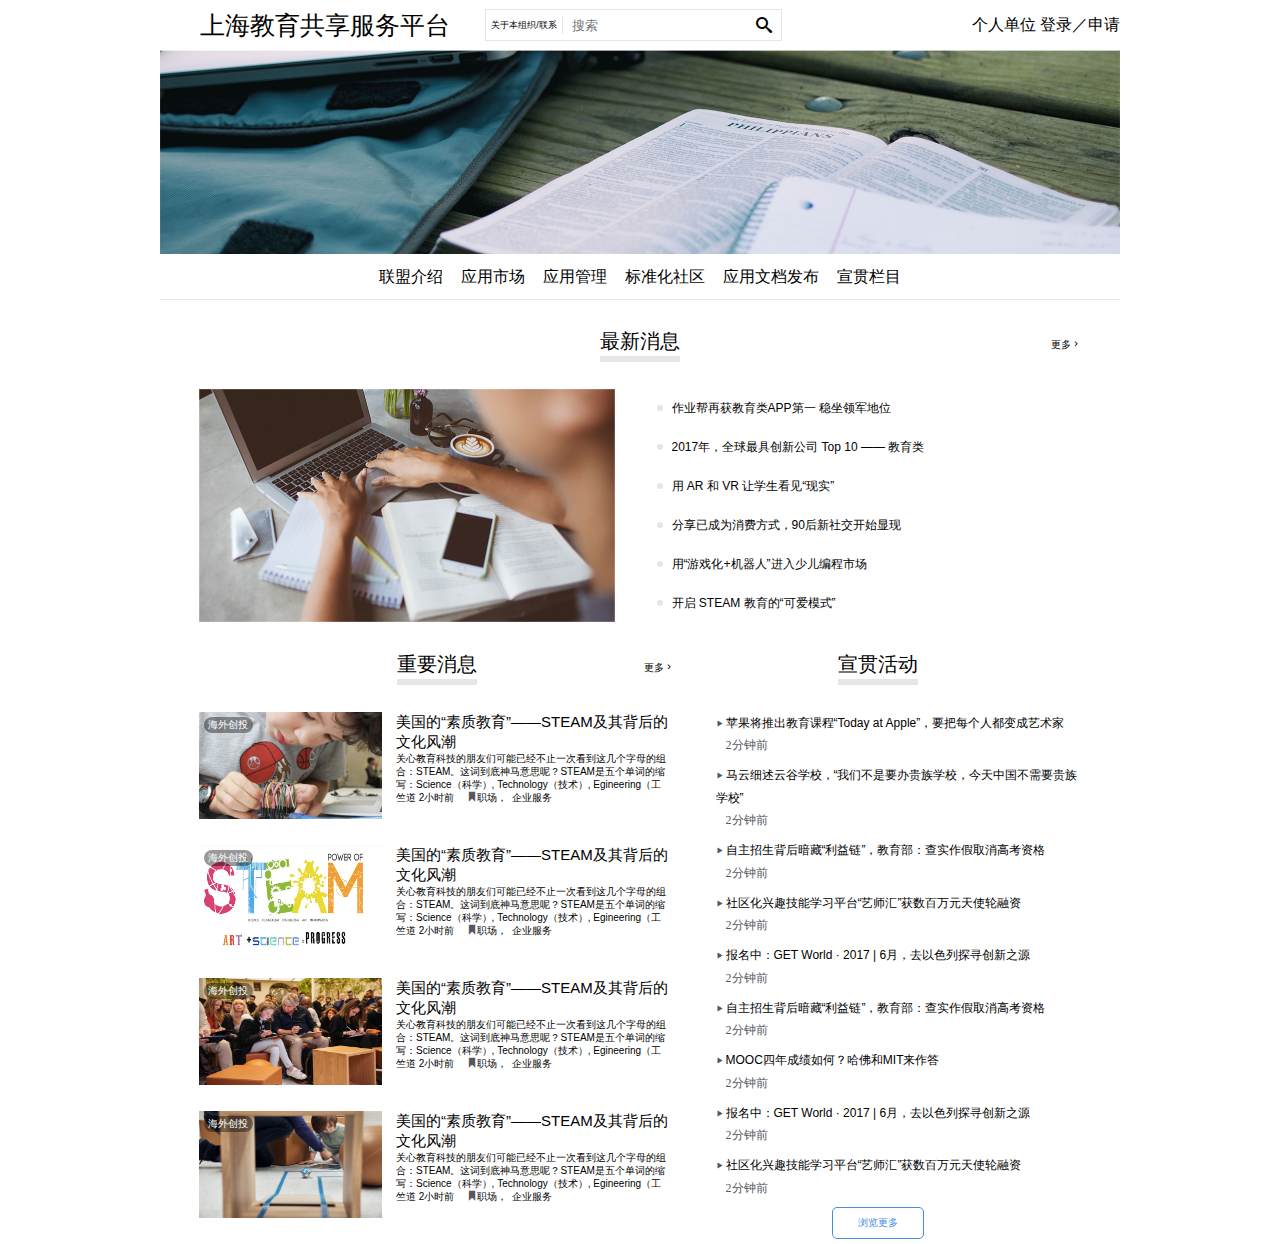
<file: index.html>
<!DOCTYPE html>
<html lang="en">

<head>
    <meta charset="UTF-8">
    <meta name="viewport" content="width=device-width, initial-scale=1.0">
    <meta http-equiv="X-UA-Compatible" content="ie=edge">
    <link rel="stylesheet" href="./css/reset.css">
    <link rel="stylesheet" href="./css/main.css">
    <title>上海教育共享服务平台</title>
</head>
    <header class='page-header'>
        <h1>上海教育共享服务平台</h1>
        <div class='search'>
            <label for="">关于本组织/联系</label>
            <input type="text" placeholder="搜索">
            <label for="" class="icon-search"></label>
        </div>
        <div class='auth'>
            <a href=''>个人单位</a>
            <a href=''>登录／申请</a>
        </div>
    </header>
    <div class="banner">
    </div>
    <nav>
        <ul>
            <li>联盟介绍</li>
            <li>应用市场</li>
            <li>应用管理</li>
            <li>标准化社区</li>
            <li>应用文档发布</li>
            <li>宣贯栏目</li>
        </ul>
    </nav>
    <section class='latest-news content-wrap'>
        <header class='section-header'>
            <h1>最新消息</h1>
            <a href="" class='more'>更多<i class="icon-keyboard_arrow_right"></i></a>
        </header>
        <div class='news'>
            <img  id='latest' src="./img/latest.jpg" alt="">
            <div> 
                <ul>
                    <li><a href=''>作业帮再获教育类APP第一 稳坐领军地位</a></li>
                    <li><a href=''>2017年，全球最具创新公司 Top 10 —— 教育类</a></li>
                    <li><a href=''>用 AR 和 VR 让学生看见“现实”</a></li>
                    <li><a href=''>分享已成为消费方式，90后新社交开始显现</a></li>
                    <li><a href=''>用“游戏化+机器人”进入少儿编程市场</a></li>
                    <li><a href=''>开启 STEAM 教育的“可爱模式”</a></li>
                </ul>
            </div>
        </div>
    </section>
    <div class="section-wrapper content-wrap">
        <section class='important-news'>
            <header class='section-header'>
                <h1>重要消息</h1>
                <a href="" class='more'>更多<i class="icon-keyboard_arrow_right"></i></a>
            </header>
            <div class='news-list'>
                <div class='image-wrap'>
                    <span>海外创投</span>
                    <img src="img/news/1.png" alt="">
                    </div>
                <div class='news-content'>
                    <h2><a href=''>美国的“素质教育”——STEAM及其背后的文化风潮</a></h2>
                    <p class='text'>关心教育科技的朋友们可能已经不止一次看到这几个字母的组合：STEAM。这词到底神马意思呢？STEAM是五个单词的缩写：Science（科学）, Technology（技术）, Egineering（工程）, Arts（艺术）, Maths（数学）。STEAM是美国政府提出的教育倡议，即加强美国K12关于科学、技术、工程、艺术以及数学的教育。追溯一下，最初的倡议只有四个字母STEM，是美国反思其基础教育在理工科方面渐渐呈现弱势而做出的改变。近期加入了Arts，也就是艺术，变得更加全面。</p>
                    <p class='report-info'>
                        <span class='reporter'>竺道</span> <span class='report-time'><i>2</i>小时前</span>
                        <span class='category icon-bookmark'>职场， 企业服务</span>
                    </p>
                </div>
            </div>
            <div class='news-list'>
                <div class='image-wrap'>
                    <span>海外创投</span>
                    <img src="img/news/2.png" alt="">
                    </div>
                <div class='news-content'>
                    <h2><a href=''>美国的“素质教育”——STEAM及其背后的文化风潮</a></h2>
                    <p class='text'>关心教育科技的朋友们可能已经不止一次看到这几个字母的组合：STEAM。这词到底神马意思呢？STEAM是五个单词的缩写：Science（科学）, Technology（技术）, Egineering（工程）, Arts（艺术）, Maths（数学）。STEAM是美国政府提出的教育倡议，即加强美国K12关于科学、技术、工程、艺术以及数学的教育。追溯一下，最初的倡议只有四个字母STEM，是美国反思其基础教育在理工科方面渐渐呈现弱势而做出的改变。近期加入了Arts，也就是艺术，变得更加全面。</p>
                    <p class='report-info'>
                        <span class='reporter'>竺道</span> <span class='report-time'><i>2</i>小时前</span>
                        <span class='category icon-bookmark'>职场， 企业服务</span>
                    </p>
                </div>
            </div>
            <div class='news-list'>
                <div class='image-wrap'>
                    <span>海外创投</span>
                    <img src="img/news/3.png" alt="">
                    </div>
                <div class='news-content'>
                    <h2><a href=''>美国的“素质教育”——STEAM及其背后的文化风潮</a></h2>
                    <p class='text'>关心教育科技的朋友们可能已经不止一次看到这几个字母的组合：STEAM。这词到底神马意思呢？STEAM是五个单词的缩写：Science（科学）, Technology（技术）, Egineering（工程）, Arts（艺术）, Maths（数学）。STEAM是美国政府提出的教育倡议，即加强美国K12关于科学、技术、工程、艺术以及数学的教育。追溯一下，最初的倡议只有四个字母STEM，是美国反思其基础教育在理工科方面渐渐呈现弱势而做出的改变。近期加入了Arts，也就是艺术，变得更加全面。</p>
                    <p class='report-info'>
                        <span class='reporter'>竺道</span> <span class='report-time'><i>2</i>小时前</span>
                        <span class='category icon-bookmark'>职场， 企业服务</span>
                    </p>
                </div>
            </div>
            <div class='news-list'>
                <div class='image-wrap'>
                    <span>海外创投</span>
                    <img src="img/news/4.png" alt="">
                    </div>
                <div class='news-content'>
                    <h2><a href=''>美国的“素质教育”——STEAM及其背后的文化风潮</a></h2>
                    <p class='text'>关心教育科技的朋友们可能已经不止一次看到这几个字母的组合：STEAM。这词到底神马意思呢？STEAM是五个单词的缩写：Science（科学）, Technology（技术）, Egineering（工程）, Arts（艺术）, Maths（数学）。STEAM是美国政府提出的教育倡议，即加强美国K12关于科学、技术、工程、艺术以及数学的教育。追溯一下，最初的倡议只有四个字母STEM，是美国反思其基础教育在理工科方面渐渐呈现弱势而做出的改变。近期加入了Arts，也就是艺术，变得更加全面。</p>
                    <p class='report-info'>
                        <span class='reporter'>竺道</span> <span class='report-time'><i>2</i>小时前</span>
                        <span class='category icon-bookmark'>职场， 企业服务</span>
                    </p>
                </div>
            </div>
        </section>
        <section class='pub-event'>
            <header class='section-header'>
                <h1>宣贯活动</h1>
            </header>
            <ul>
                <li class='icon-play3'><a href=''>苹果将推出教育课程“Today at Apple”，要把每个人都变成艺术家</a><span class='report-time'><i>2</i>分钟前</span></li>
                <li class='icon-play3'><a href=''>马云细述云谷学校，“我们不是要办贵族学校，今天中国不需要贵族学校”</a><span class='report-time'><i>2</i>分钟前</span></li>
                <li class='icon-play3'><a href=''>自主招生背后暗藏“利益链”，教育部：查实作假取消高考资格</a><span class='report-time'><i>2</i>分钟前</span></li>
                <li class='icon-play3'><a href=''>社区化兴趣技能学习平台“艺师汇”获数百万元天使轮融资</a><span class='report-time'><i>2</i>分钟前</span></li>
                <li class='icon-play3'><a href=''>报名中：GET World · 2017 | 6月，去以色列探寻创新之源</a><span class='report-time'><i>2</i>分钟前</span></li>
                <li class='icon-play3'><a href=''>自主招生背后暗藏“利益链”，教育部：查实作假取消高考资格</a><span class='report-time'><i>2</i>分钟前</span></li>
                <li class='icon-play3'><a href=''>MOOC四年成绩如何？哈佛和MIT来作答</a><span class='report-time'><i>2</i>分钟前</span></li>
                <li class='icon-play3'><a href=''>报名中：GET World · 2017 | 6月，去以色列探寻创新之源</a><span class='report-time'><i>2</i>分钟前</span></li>
                <li class='icon-play3'><a href=''>社区化兴趣技能学习平台“艺师汇”获数百万元天使轮融资</a><span class='report-time'><i>2</i>分钟前</span></li>
            </ul>
            <a class='button' href=''>浏览更多</a>
        </section>
    </div>
</html>
</file>
<file: css/main.css>
@font-face {
  font-family: 'icomoon';
  src: url("fonts/icomoon.eot?lvnk0g");
  src: url("fonts/icomoon.eot?lvnk0g#iefix") format('embedded-opentype'), url("fonts/icomoon.ttf?lvnk0g") format('truetype'), url("fonts/icomoon.woff?lvnk0g") format('woff'), url("fonts/icomoon.svg?lvnk0g#icomoon") format('svg');
  font-weight: normal;
  font-style: normal;
}
[class^="icon-"],
[class*=" icon-"] {
/* use !important to prevent issues with browser extensions that change fonts */
  font-family: 'icomoon' !important;
  speak: none;
  font-style: normal;
  font-weight: normal;
  font-variant: normal;
  text-transform: none;
  line-height: 1;
/* Better Font Rendering =========== */
  -webkit-font-smoothing: antialiased;
  -moz-osx-font-smoothing: grayscale;
}
.icon-keyboard_arrow_up:before {
  content: "\e905";
}
.icon-keyboard_arrow_right:before {
  content: "\e90a";
}
.icon-keyboard_arrow_left:before {
  content: "\e90b";
}
.icon-keyboard_arrow_down:before {
  content: "\e90c";
}
.icon-search:before {
  content: "\e986";
}
.icon-bookmark:before {
  content: "\e9d2";
}
.icon-play3:before {
  content: "\ea1c";
}
body {
  width: 960px;
  margin: 0 auto;
}
h1,
h2,
h3,
h4,
h5,
p,
a,
li,
label {
  font-family: 'MicrosoftYaHeiLight', 'Microsoft YaHei', Arial;
}
a {
  color: #000;
}
a:hover {
  color: #428de7;
}
.content-wrap {
  width: 882px;
  margin: 0 auto;
}
.overflow {
  overflow: hidden;
  text-overflow: ellipsis;
  white-space: nowrap;
}
header.page-header {
  display: -webkit-box;
  display: -ms-flexbox;
  display: flex;
  -webkit-box-pack: justify;
      -ms-flex-pack: justify;
          justify-content: space-between;
  height: 50px;
  padding-left: 40px;
  line-height: 50px;
}
header.page-header h1 {
  font-size: 25px;
  padding-right: 45px;
}
header.page-header .search {
  margin-left: -200px;
  -ms-flex-item-align: center;
      align-self: center;
  display: -webkit-box;
  display: -ms-flexbox;
  display: flex;
  -webkit-box-align: center;
      -ms-flex-align: center;
          align-items: center;
  height: 32px;
  box-sizing: border-box;
  border: 1px solid #e6e6e6;
}
header.page-header .search label {
  font-size: 9px;
  padding-left: 5px;
  padding-right: 5px;
}
header.page-header .search input {
  border: none;
  border-left: 1px solid #e6e6e6;
  padding-left: 9px;
}
header.page-header .search input:focus {
  outline: none;
}
header.page-header .search .icon-search {
  font-size: 16px;
  padding-right: 9px;
}
.banner {
  width: 960px;
  height: 203.5px;
  background: url("../img/banner.jpg") no-repeat;
  background-size: contain;
}
nav {
  height: 45px;
  border-bottom: 1px solid #e6e6e6;
}
nav ul {
  display: -webkit-box;
  display: -ms-flexbox;
  display: flex;
  width: 539px;
  margin: 0 auto;
  line-height: 45px;
  -ms-flex-pack: distribute;
      justify-content: space-around;
}
header.section-header {
  display: -webkit-box;
  display: -ms-flexbox;
  display: flex;
  position: relative;
  text-align: center;
  height: 89px;
}
header.section-header h1 {
  -ms-flex-item-align: center;
      align-self: center;
  display: inline-block;
  height: 30px;
  line-height: 30px;
  margin: 0 auto;
  text-align: center;
  font-size: 20px;
  border-bottom: 6px solid #e6e6e6;
}
header.section-header a.more {
  position: absolute;
  right: 0;
  display: inline-block;
  height: 89px;
  line-height: 89px;
  font-size: 10px;
}
.section-wrapper {
  display: -webkit-box;
  display: -ms-flexbox;
  display: flex;
}
.latest-news img#latest {
  width: 415.5px;
  height: 233px;
}
.latest-news .news {
  display: -webkit-box;
  display: -ms-flexbox;
  display: flex;
}
.latest-news ul {
  padding-left: 42px;
}
.latest-news li {
  position: relative;
  font-size: 12px;
  line-height: 39px;
  padding-left: 15px;
}
.latest-news li:before {
  content: '';
  position: absolute;
  top: 16.5px;
  left: 0;
  line-height: 39px;
  width: 6px;
  height: 6px;
  border-radius: 3px;
  background-color: #e6e6e6;
}
.latest-news a:hover {
  color: #428de7;
}
.important-news {
  width: 475px;
}
.important-news .news-list {
  display: -webkit-box;
  display: -ms-flexbox;
  display: flex;
}
.important-news .news-list .image-wrap,
.important-news .news-list img {
  width: 183px;
  height: 107px;
}
.important-news .news-list .image-wrap {
  position: relative;
}
.important-news .news-list .image-wrap span {
  display: -webkit-box;
  display: -ms-flexbox;
  display: flex;
  -webkit-box-pack: center;
      -ms-flex-pack: center;
          justify-content: center;
  position: absolute;
  z-index: 1000;
  top: 5px;
  left: 5px;
  width: 48.5px;
  line-height: 16px;
  text-align: center;
  font-size: 10px;
  font-weight: 100;
  color: #fff;
}
.important-news .news-list .image-wrap span:before {
  content: '';
  position: absolute;
  z-index: -9999;
  width: 48.5px;
  height: 16px;
  border-radius: 10px;
  background-color: #000;
  opacity: 0.4;
}
.important-news .news-content {
  display: -webkit-box;
  display: -ms-flexbox;
  display: flex;
  -webkit-box-orient: vertical;
  -webkit-box-direction: normal;
      -ms-flex-direction: column;
          flex-direction: column;
  -webkit-box-pack: justify;
      -ms-flex-pack: justify;
          justify-content: space-between;
  margin-bottom: 42px;
  padding-left: 14px;
}
.important-news .news-content h2 {
  font-size: 15px;
  line-height: 20px;
}
.important-news .news-content p.text {
  max-height: 40px;
  overflow: hidden;
  font-size: 10px;
  line-height: 13px;
}
.important-news .news-content p.report-info {
  font-size: 10px;
}
.important-news .news-content p.report-info .category {
  margin-left: 10px;
}
.important-news .news-content p.report-info .category:before {
  color: #56585f;
}
.pub-event {
  -webkit-box-flex: 1;
      -ms-flex: 1 303px;
          flex: 1 303px;
  text-align: center;
}
.pub-event ul {
  padding-left: 41.5px;
  text-align: left;
}
.pub-event li {
  font-size: 12px;
  line-height: 21.5px;
  margin-bottom: 8.5px;
}
.pub-event li:before {
  color: #56585f;
  font-size: 8px;
  margin-right: 2px;
}
.pub-event .report-time {
  margin-left: 10px;
  display: block;
  color: #56585f;
}
.pub-event a.button {
  display: inline-block;
  padding-left: 25px;
  padding-right: 25px;
  height: 30px;
  line-height: 30px;
  border: 1px solid #428de7;
  border-radius: 5px;
  color: #428de7;
  font-size: 10px;
}
.latest-news img#latest {
  width: 415.5px;
  height: 233px;
}
.latest-news .news {
  display: -webkit-box;
  display: -ms-flexbox;
  display: flex;
}
.latest-news ul {
  padding-left: 42px;
}
.latest-news li {
  position: relative;
  font-size: 12px;
  line-height: 39px;
  padding-left: 15px;
}
.latest-news li:before {
  content: '';
  position: absolute;
  top: 16.5px;
  left: 0;
  line-height: 39px;
  width: 6px;
  height: 6px;
  border-radius: 3px;
  background-color: #e6e6e6;
}
.latest-news a:hover {
  color: #428de7;
}
/*# sourceMappingURL=main.css.map */
</file>
